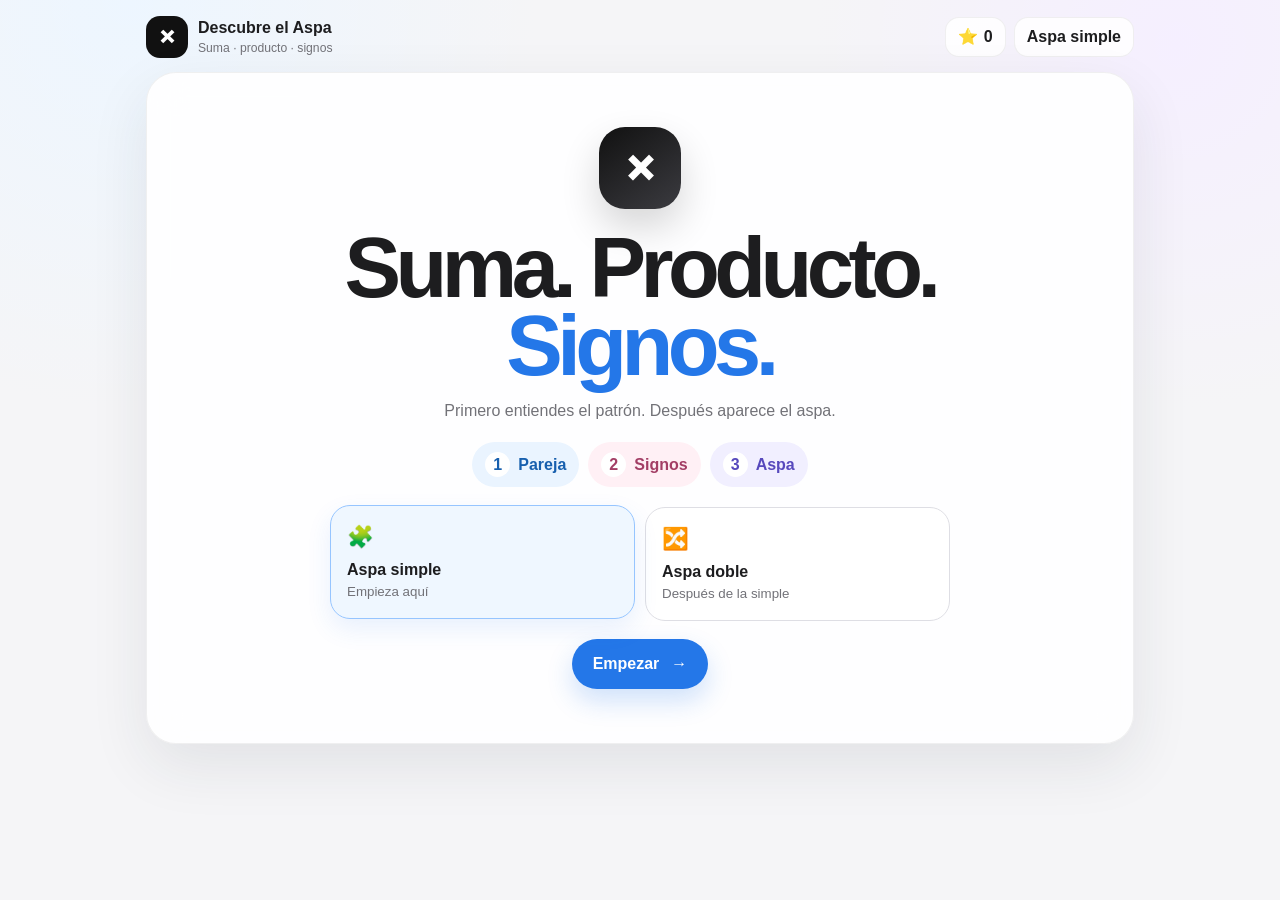
<file: index.html>
<!doctype html>
<html lang="es">
<head>
<meta charset="utf-8">
<meta name="viewport" content="width=device-width,initial-scale=1,maximum-scale=1,user-scalable=no">
<meta name="theme-color" content="#f5f5f7">
<title>Descubre el Aspa</title>
<link rel="stylesheet" href="styles.css?v=20260825-4">
</head>
<body>
<main class="app">
  <header class="topbar">
    <div class="brand"><span class="brand-mark">×</span><div><b>Descubre el Aspa</b><small>Suma · producto · signos</small></div></div>
    <div class="hud"><span class="pill">⭐ <b id="stars">0</b></span><span class="pill route-pill" id="routeName">Aspa simple</span></div>
  </header>

  <section id="startScreen" class="screen start">
    <div class="hero-mark">×</div>
    <h1>Suma. Producto.<br><span>Signos.</span></h1>
    <p>Primero entiendes el patrón. Después aparece el aspa.</p>

    <div class="rule-preview" aria-label="Regla visual">
      <div class="rule-chip blue"><b>1</b><span>Pareja</span></div>
      <div class="rule-chip pink"><b>2</b><span>Signos</span></div>
      <div class="rule-chip violet"><b>3</b><span>Aspa</span></div>
    </div>

    <div class="route-grid">
      <button class="route-card active" data-route="simple" type="button"><span>🧩</span><b>Aspa simple</b><small>Empieza aquí</small></button>
      <button class="route-card" data-route="double" type="button"><span>🔀</span><b>Aspa doble</b><small>Después de la simple</small></button>
    </div>

    <button id="startBtn" class="primary" type="button">Empezar <span>→</span></button>
  </section>

  <section id="playScreen" class="screen play hidden">
    <div class="progress-row">
      <button id="backBtn" class="icon-btn" type="button" aria-label="Volver">←</button>
      <div class="progress"><span id="progressBar"></span></div>
      <b id="counter">1/12</b>
    </div>

    <section class="board">
      <div class="stage-top">
        <span id="stageChip" class="stage-chip">1 · PAREJA</span>
        <h2 id="stageTitle">Encuentra los números</h2>
      </div>

      <div id="gameArea" class="game-area"></div>

      <div class="bottom-actions">
        <button id="hintBtn" class="secondary" type="button">Pista</button>
      </div>

      <div id="feedback" class="feedback hidden" aria-live="polite">
        <div class="feedback-icon" id="feedbackIcon">✓</div>
        <div class="feedback-copy">
          <b id="feedbackTitle">Correcto</b>
          <div id="feedbackVisual"></div>
        </div>
        <button id="feedbackBtn" class="primary compact" type="button">Continuar</button>
      </div>
    </section>
  </section>

  <section id="finishScreen" class="screen finish hidden">
    <div class="finish-icon">✓</div>
    <h2 id="finishTitle">Aspa simple desbloqueada</h2>
    <p id="finishText">Ya sabes qué buscar antes de dibujar el aspa.</p>
    <div class="finish-rule">
      <span class="blue">pareja</span><span>→</span><span class="pink">signos</span><span>→</span><span class="violet">aspa</span>
    </div>
    <button id="nextRouteBtn" class="primary" type="button">Ir a aspa doble →</button>
    <button id="homeBtn" class="text-btn" type="button">Volver al inicio</button>
  </section>
</main>
<script src="app-v2.js?v=20260825-4"></script>
</body>
</html>
</file>
<file: styles.css>
:root{
--bg:#f5f5f7;--ink:#1d1d1f;--muted:#727278;--line:#dedee4;--white:#fff;
--blue:#2477e8;--blueSoft:#eaf4ff;--pink:#d85c8b;--pinkSoft:#fff0f5;
--violet:#7566e8;--violetSoft:#f1efff;--green:#2f9a61;--greenSoft:#ecf8f1;
--orange:#e58a2b;--orangeSoft:#fff4e8;--shadow:0 22px 60px rgba(35,39,50,.09)
}
*{box-sizing:border-box}
html,body{margin:0;min-height:100%}
body{font:16px/1.4 -apple-system,BlinkMacSystemFont,"SF Pro Text","Segoe UI",sans-serif;color:var(--ink);
background:radial-gradient(circle at 10% 0,#edf6ff 0,transparent 28%),radial-gradient(circle at 92% 5%,#f5efff 0,transparent 25%),var(--bg)}
button{font:inherit;color:inherit}.hidden{display:none!important}
.app{max-width:1020px;margin:auto;padding:16px}
.topbar{display:flex;justify-content:space-between;align-items:center;gap:12px;margin-bottom:14px}
.brand{display:flex;align-items:center;gap:10px}.brand-mark{width:42px;height:42px;border-radius:14px;display:grid;place-items:center;background:#111;color:#fff;font-size:1.55rem;font-weight:950}
.brand b,.brand small{display:block}.brand small{font-size:.76rem;color:var(--muted)}
.hud{display:flex;gap:8px}.pill{height:40px;padding:0 12px;border:1px solid rgba(0,0,0,.06);border-radius:14px;background:rgba(255,255,255,.86);display:flex;align-items:center;gap:6px;font-weight:900}
.screen{background:rgba(255,255,255,.9);border:1px solid rgba(0,0,0,.06);border-radius:30px;box-shadow:var(--shadow);backdrop-filter:blur(18px)}
.start{min-height:650px;padding:54px 24px;display:flex;flex-direction:column;align-items:center;justify-content:center;text-align:center}
.hero-mark{width:82px;height:82px;border-radius:26px;background:linear-gradient(145deg,#111,#3b3b40);color:#fff;display:grid;place-items:center;font-size:2.9rem;font-weight:950;box-shadow:0 18px 38px rgba(0,0,0,.16);margin-bottom:20px;animation:float 3s ease-in-out infinite}
.start h1{font-size:clamp(2.8rem,8vw,5.3rem);line-height:.92;letter-spacing:-.065em;margin:0}.start h1 span{color:var(--blue)}
.start>p{color:var(--muted);margin:15px 0 20px}
.rule-preview{display:flex;gap:9px;flex-wrap:wrap;justify-content:center;margin-bottom:20px}
.rule-chip{display:flex;align-items:center;gap:8px;padding:10px 13px;border-radius:999px;font-weight:900}.rule-chip b{width:25px;height:25px;border-radius:50%;display:grid;place-items:center;background:#fff}
.rule-chip.blue{background:var(--blueSoft);color:#175fae}.rule-chip.pink{background:var(--pinkSoft);color:#a33e65}.rule-chip.violet{background:var(--violetSoft);color:#5749bd}
.route-grid{display:grid;grid-template-columns:1fr 1fr;gap:10px;width:min(620px,100%);margin-bottom:18px}
.route-card{border:1px solid var(--line);background:#fff;border-radius:20px;padding:16px;text-align:left;cursor:pointer;transition:.18s}
.route-card span,.route-card b,.route-card small{display:block}.route-card span{font-size:1.35rem;margin-bottom:6px}.route-card small{color:var(--muted);margin-top:2px}
.route-card.active{border-color:#96c5ff;background:#eff7ff;transform:translateY(-2px);box-shadow:0 10px 25px rgba(36,119,232,.1)}
.primary{border:0;background:var(--blue);color:#fff;border-radius:999px;padding:14px 21px;font-weight:900;cursor:pointer;display:inline-flex;align-items:center;gap:12px;box-shadow:0 12px 26px rgba(36,119,232,.22)}
.primary.compact{padding:11px 16px}.secondary{border:1px solid var(--line);background:#fff;border-radius:999px;padding:10px 14px;font-weight:850;cursor:pointer}.text-btn{border:0;background:transparent;color:var(--blue);font-weight:850;cursor:pointer;margin-top:12px}
.play{padding:16px}.progress-row{display:grid;grid-template-columns:auto 1fr auto;align-items:center;gap:12px;margin-bottom:12px}
.icon-btn{width:40px;height:40px;border-radius:50%;border:1px solid var(--line);background:#fff;cursor:pointer;font-weight:900}
.progress{height:9px;background:#e9e9ed;border-radius:999px;overflow:hidden}.progress span{display:block;height:100%;width:0;background:linear-gradient(90deg,var(--blue),var(--violet));transition:.35s}
.progress-row>b{font-size:.82rem;color:var(--muted)}
.board{min-height:610px;border:1px solid var(--line);border-radius:26px;background:linear-gradient(180deg,#fff,#fcfcfd);padding:24px;display:flex;flex-direction:column;position:relative;overflow:hidden}
.stage-top{text-align:center}.stage-chip{display:inline-flex;padding:6px 10px;border-radius:999px;background:var(--blueSoft);color:#145fae;font-size:.74rem;font-weight:950;letter-spacing:.04em}
.stage-top h2{font-size:clamp(1.8rem,4vw,2.7rem);letter-spacing:-.045em;margin:8px 0 0}
.game-area{width:min(820px,100%);margin:24px auto 0;display:flex;flex-direction:column;align-items:center}
.trinomial{font-size:clamp(2.1rem,6vw,4rem);font-weight:950;letter-spacing:-.055em;text-align:center;margin:0 0 18px}
.target-row{display:flex;gap:10px;flex-wrap:wrap;justify-content:center;margin-bottom:18px}.target{min-width:145px;padding:13px 16px;border-radius:18px;text-align:center;border:1px solid var(--line);background:#fff;box-shadow:0 8px 22px rgba(0,0,0,.04)}
.target small,.target b{display:block}.target small{color:var(--muted);font-size:.72rem;font-weight:850;letter-spacing:.05em}.target b{font-size:1.45rem;margin-top:2px}
.target.product{background:var(--violetSoft);border-color:#d8d1ff}.target.center{background:var(--blueSoft);border-color:#cfe3ff}
.sign-rule{display:flex;align-items:center;gap:10px;justify-content:center;padding:10px 14px;border-radius:16px;background:#f6f6f8;font-weight:900;margin-bottom:18px;text-align:center}.sign-rule .const.plus{color:var(--green)}.sign-rule .const.minus{color:var(--pink)}
.choice-grid{display:grid;grid-template-columns:repeat(3,1fr);gap:10px;width:100%}
.choice{min-height:94px;border:1px solid var(--line);border-radius:22px;background:#fff;padding:15px;text-align:center;cursor:pointer;transition:.16s;box-shadow:0 8px 22px rgba(0,0,0,.04)}
.choice:hover{transform:translateY(-2px);box-shadow:0 12px 26px rgba(0,0,0,.07)}.choice b{font-size:1.45rem}.choice small{display:block;color:var(--muted);margin-top:5px}.choice.correct{background:var(--greenSoft);border-color:#a8d8ba}.choice.wrong{background:var(--pinkSoft);border-color:#efbfd1}
.number-pair{display:flex;align-items:center;justify-content:center;gap:18px;margin:12px 0 22px}.num-orb{width:110px;height:110px;border-radius:32px;display:grid;place-items:center;background:#fff;border:1px solid var(--line);font-size:2.5rem;font-weight:950;box-shadow:0 12px 30px rgba(0,0,0,.06);position:relative}
.num-orb.larger{background:var(--blueSoft);border-color:#bcdcff}.num-orb .tag{position:absolute;top:-10px;padding:5px 8px;border-radius:999px;background:var(--blue);color:#fff;font-size:.68rem;font-weight:900}
.sign-options{display:grid;grid-template-columns:repeat(3,1fr);gap:10px;width:100%}.sign-option{min-height:90px;border:1px solid var(--line);border-radius:20px;background:#fff;padding:14px;cursor:pointer;font-size:1.55rem;font-weight:950}
.sign-option.correct{background:var(--greenSoft);border-color:#a8d8ba}.sign-option.wrong{background:var(--pinkSoft);border-color:#efbfd1}
.sign-demo{display:flex;align-items:center;justify-content:center;gap:12px;flex-wrap:wrap}.demo-orb{min-width:88px;animation:pop .45s ease;padding:14px 16px;border-radius:18px;background:#fff;border:1px solid var(--line);font-size:1.65rem;font-weight:950;transition:.3s}.demo-orb.big{background:var(--blueSoft);border-color:#bcdcff}.demo-orb.neg{background:var(--pinkSoft);border-color:#efbfd1;color:#a23e65}.demo-orb.pos{background:var(--greenSoft);border-color:#bde4cb;color:#267b4d}
.demo-arrow{color:var(--muted);font-weight:900}.demo-note{width:100%;font-size:.86rem;color:var(--muted);font-weight:800}
.factor-box{font-size:clamp(1.8rem,5vw,3.2rem);font-weight:950;letter-spacing:-.04em;padding:17px 22px;border-radius:22px;background:#111;color:#fff;margin:8px 0 18px}
.aspa-wrap{width:min(650px,100%);height:280px;position:relative;margin:2px auto 12px}
.aspa-svg{position:absolute;inset:0;width:100%;height:100%}.cross{stroke-width:7;stroke-linecap:round;opacity:.16;stroke-dasharray:520;stroke-dashoffset:520}.cross.active{animation:draw .8s ease forwards}.cross.blue{stroke:var(--blue)}.cross.pink{stroke:var(--pink)}.cross.violet{stroke:var(--violet)}
.node{position:absolute;min-width:92px;height:64px;border-radius:18px;background:#fff;border:1px solid var(--line);display:grid;place-items:center;font-size:1.3rem;font-weight:950;z-index:2;box-shadow:0 8px 20px rgba(0,0,0,.05)}.node.lt{left:7%;top:18%}.node.lb{left:7%;bottom:18%}.node.rt{right:7%;top:18%}.node.rb{right:7%;bottom:18%}
.cross-result{position:absolute;left:50%;top:50%;transform:translate(-50%,-50%);z-index:3;padding:9px 13px;border-radius:999px;background:#111;color:#fff;font-weight:900;white-space:nowrap}
.double-node{position:absolute;min-width:86px;height:56px;border-radius:16px;background:#fff;border:1px solid var(--line);display:grid;place-items:center;font-weight:950;z-index:2}
.bottom-actions{margin-top:auto;padding-top:18px;display:flex;justify-content:center}
.feedback{position:absolute;left:18px;right:18px;bottom:18px;border:1px solid var(--line);border-radius:22px;background:rgba(255,255,255,.96);box-shadow:0 18px 44px rgba(0,0,0,.1);padding:14px 15px;display:grid;grid-template-columns:auto 1fr auto;align-items:center;gap:12px;backdrop-filter:blur(16px)}
.feedback.try{background:#fffaf3}.feedback.good{background:#f4fbf7}.feedback-icon{width:42px;height:42px;border-radius:14px;display:grid;place-items:center;background:var(--greenSoft);color:var(--green);font-size:1.25rem;font-weight:950}.feedback.try .feedback-icon{background:var(--orangeSoft);color:var(--orange)}
.feedback-copy>b{display:block}.feedback-copy>div{font-size:.9rem;color:var(--muted);margin-top:3px}.feedback-copy .visual-strong{color:var(--ink);font-weight:900}
.finish{min-height:610px;display:flex;flex-direction:column;align-items:center;justify-content:center;text-align:center;padding:28px}.finish-icon{width:86px;height:86px;border-radius:28px;background:var(--greenSoft);color:var(--green);display:grid;place-items:center;font-size:2.7rem;font-weight:950;margin-bottom:16px}
.finish h2{font-size:clamp(2.2rem,6vw,4rem);letter-spacing:-.055em;margin:0}.finish p{color:var(--muted);margin:10px 0 18px}.finish-rule{display:flex;align-items:center;gap:10px;font-weight:950;margin-bottom:20px}.finish-rule span:not(:nth-child(even)){padding:8px 11px;border-radius:999px}.finish-rule .blue{background:var(--blueSoft);color:#175fae}.finish-rule .pink{background:var(--pinkSoft);color:#a33e65}.finish-rule .violet{background:var(--violetSoft);color:#5749bd}
@keyframes draw{to{stroke-dashoffset:0;opacity:1}}@keyframes float{50%{transform:translateY(-5px)}}@keyframes pop{50%{transform:scale(1.05)}}
@media(prefers-reduced-motion:reduce){*{animation:none!important;transition:none!important}}
@media(max-width:720px){.route-grid,.choice-grid,.sign-options{grid-template-columns:1fr}.board{padding:18px;min-height:680px}.route-pill{display:none}.feedback{grid-template-columns:auto 1fr}.feedback .primary{grid-column:1/-1;justify-self:center}.number-pair{gap:10px}.num-orb{width:96px;height:96px}.aspa-wrap{height:245px}}
@media(max-width:480px){.app{padding:10px}.brand small{display:none}.start{padding:38px 16px}.play{padding:10px}.board{padding:14px}.feedback{left:10px;right:10px;bottom:10px}.node{min-width:76px;height:58px}.node.lt,.node.lb{left:3%}.node.rt,.node.rb{right:3%}}
</file>
